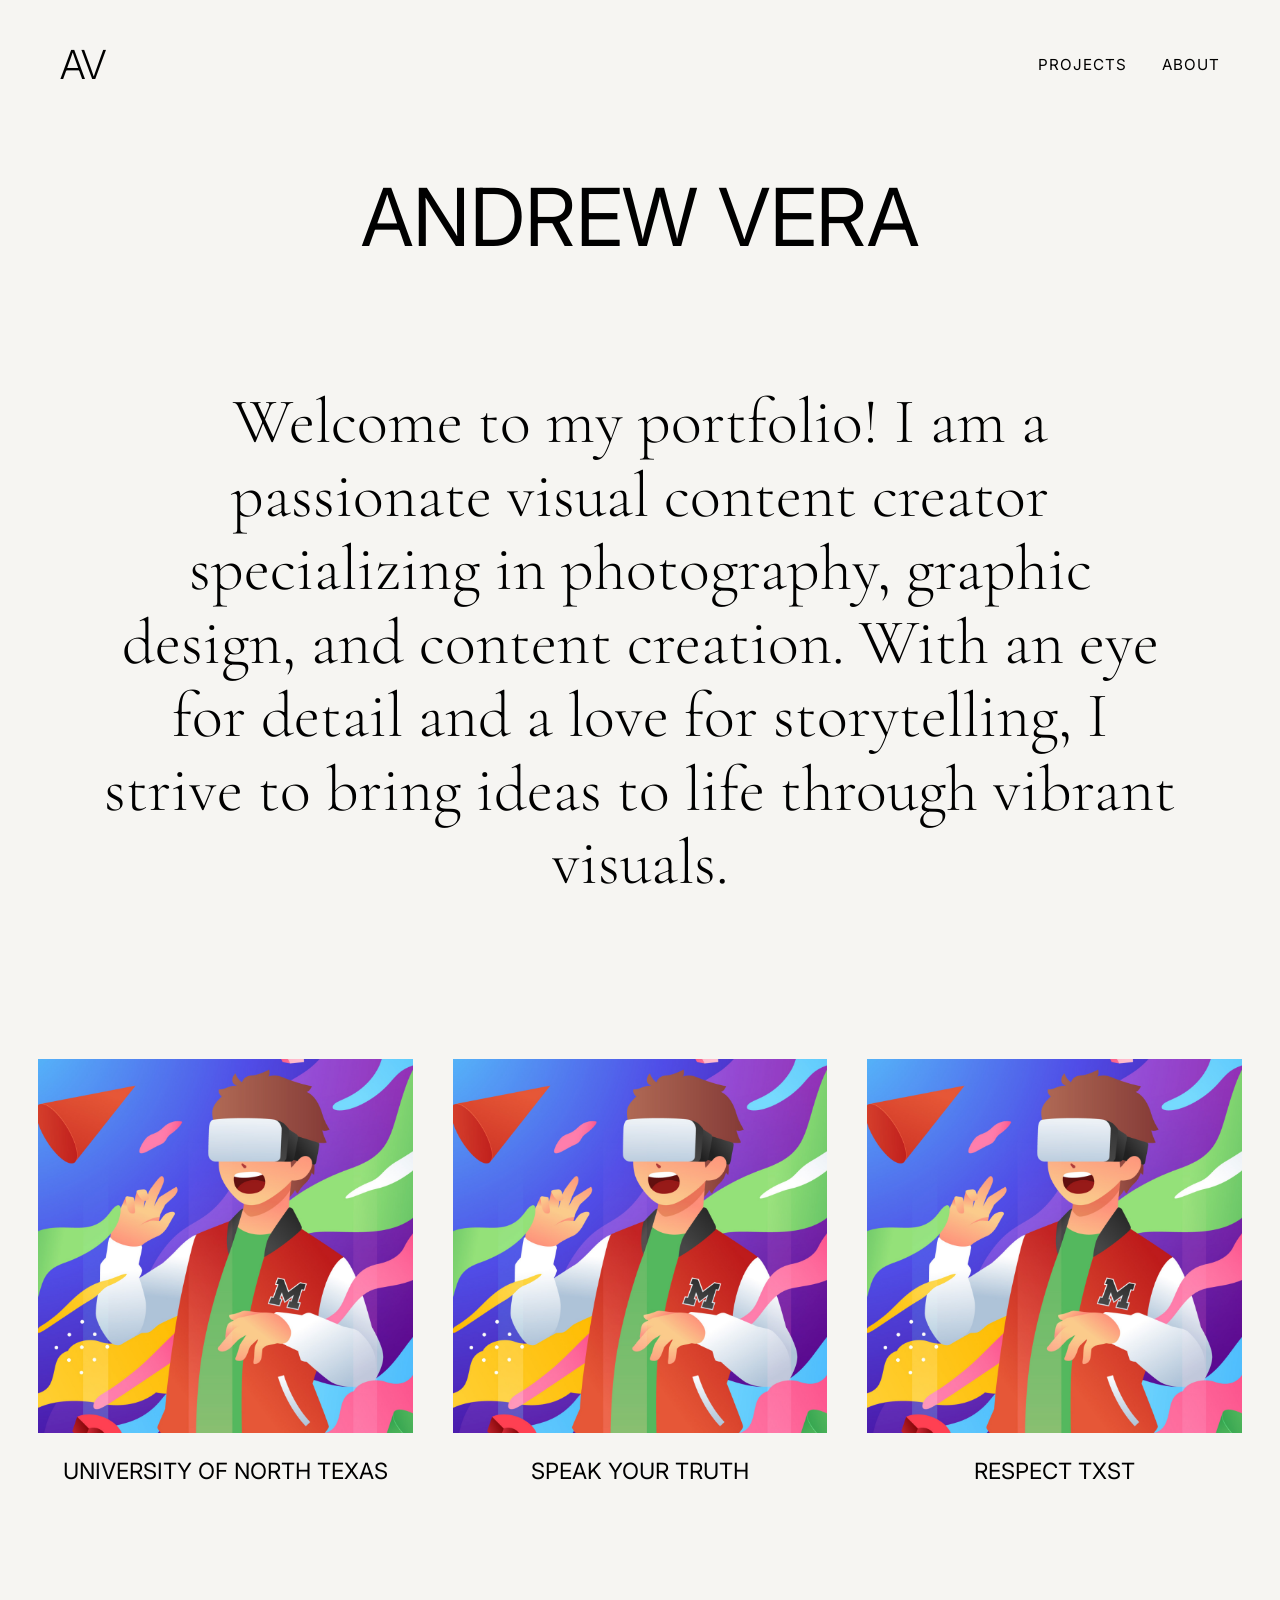
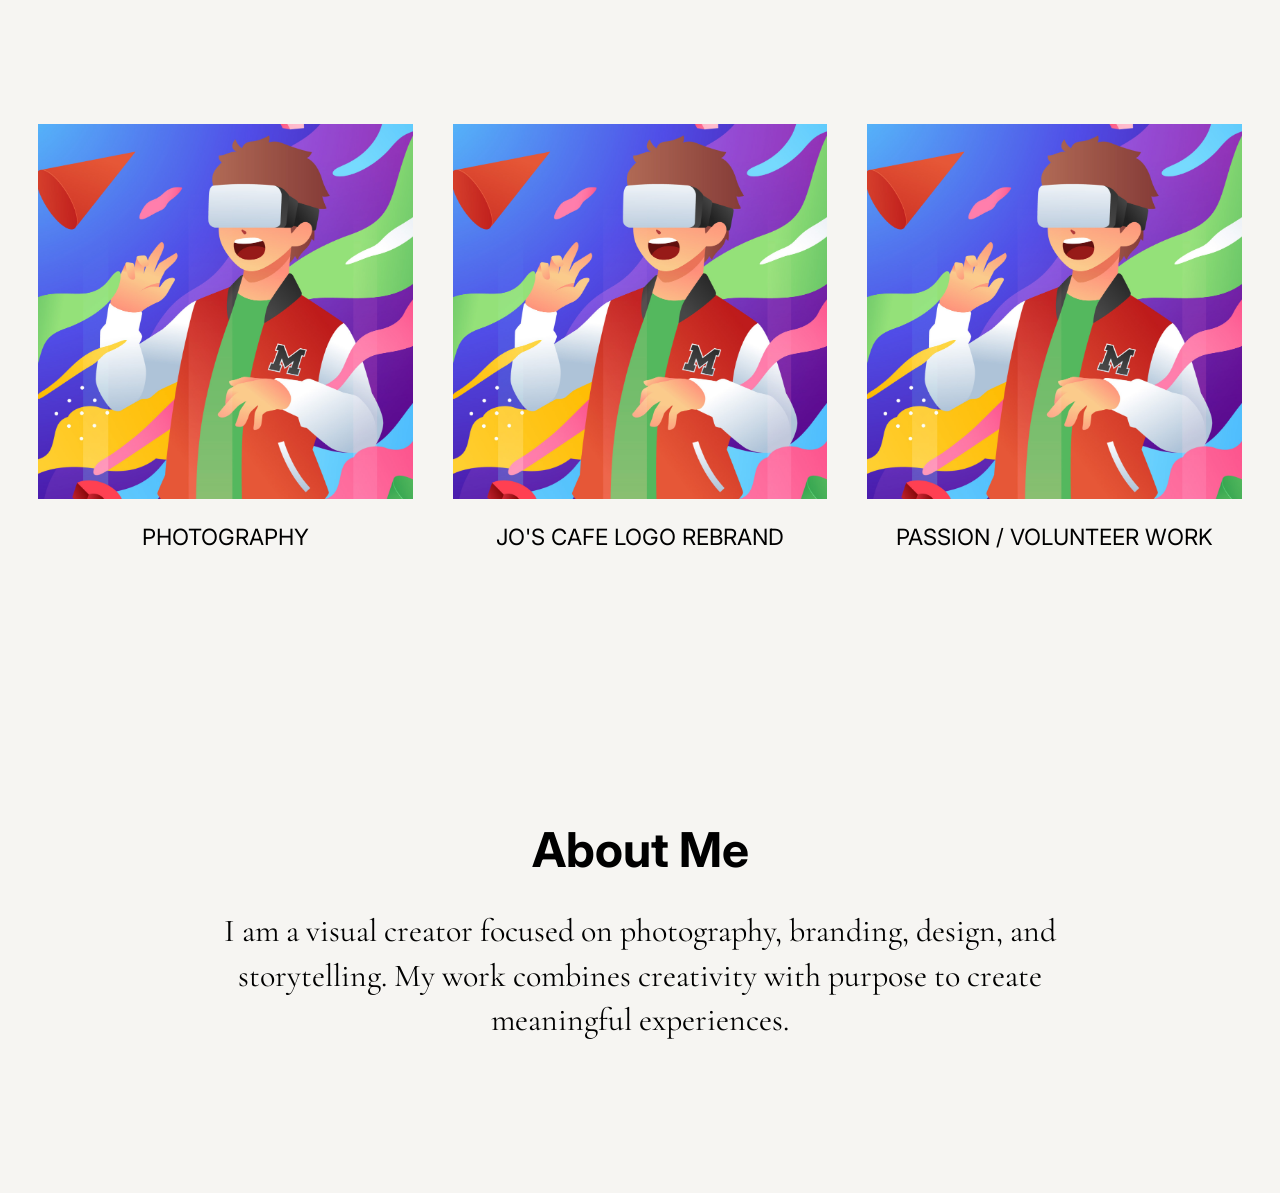
<file: index.html>
<!DOCTYPE html>
<html lang="en">
<head>
  <meta charset="UTF-8">
  <meta name="viewport" content="width=device-width, initial-scale=1.0">
  <title>Andrew Vera Portfolio</title>

  <link rel="preconnect" href="https://fonts.googleapis.com">
  <link rel="preconnect" href="https://fonts.gstatic.com" crossorigin>

  <!-- Serif -->
  <link href="https://fonts.googleapis.com/css2?family=Cormorant+Garamond:wght@300;400&display=swap" rel="stylesheet">

  <!-- Sans -->
  <link href="https://fonts.googleapis.com/css2?family=Inter:wght@300;400;500&display=swap" rel="stylesheet">

  <link rel="stylesheet" href="style.css">
</head>
<body>

  <!-- NAVIGATION -->
  <nav>
    <div class="logo">AV</div>

    <div class="nav-links">
      <a href="#projects">PROJECTS</a>
      <a href="#about">ABOUT</a>
    </div>
  </nav>

  <!-- HERO -->
  <header class="hero">

    <h1>ANDREW VERA</h1>

    <p>
      Welcome to my portfolio! I am a passionate visual
      content creator specializing in photography,
      graphic design, and content creation.
      With an eye for detail and a love for storytelling,
      I strive to bring ideas to life through vibrant visuals.
    </p>

  </header>

  <!-- PROJECTS -->
  <section class="projects">

  <a href="unt.html" class="project-card">
    <img src="images.png" alt="Photography">
    <h3>UNIVERSITY OF NORTH TEXAS</h3>
  </a>

  <a href="truth.html" class="project-card">
    <img src="images.png" alt="Jo's Cafe">
    <h3>SPEAK YOUR TRUTH</h3>
  </a>

  <a href="txst.html" class="project-card">
    <img src="images.png" alt="Volunteer Work">
    <h3>RESPECT TXST</h3>
  </a>

</section>

  <!-- PROJECTS -->
    <section class="projects">

  <a href="photography.html" class="project-card">
    <img src="images.png" alt="Photography">
    <h3>PHOTOGRAPHY</h3>
  </a>

  <a href="joscafe.html" class="project-card">
    <img src="images.png" alt="Jo's Cafe">
    <h3>JO'S CAFE LOGO REBRAND</h3>
  </a>

  <a href="volunteer.html" class="project-card">
    <img src="images.png" alt="Volunteer Work">
    <h3>PASSION / VOLUNTEER WORK</h3>
  </a>

</section>

  <!-- ABOUT -->
  <section id="about" class="about">

    <h2>About Me</h2>

    <p>
      I am a visual creator focused on photography,
      branding, design, and storytelling. My work combines
      creativity with purpose to create meaningful experiences.
    </p>

  </section>

</body>
</html>
</file>
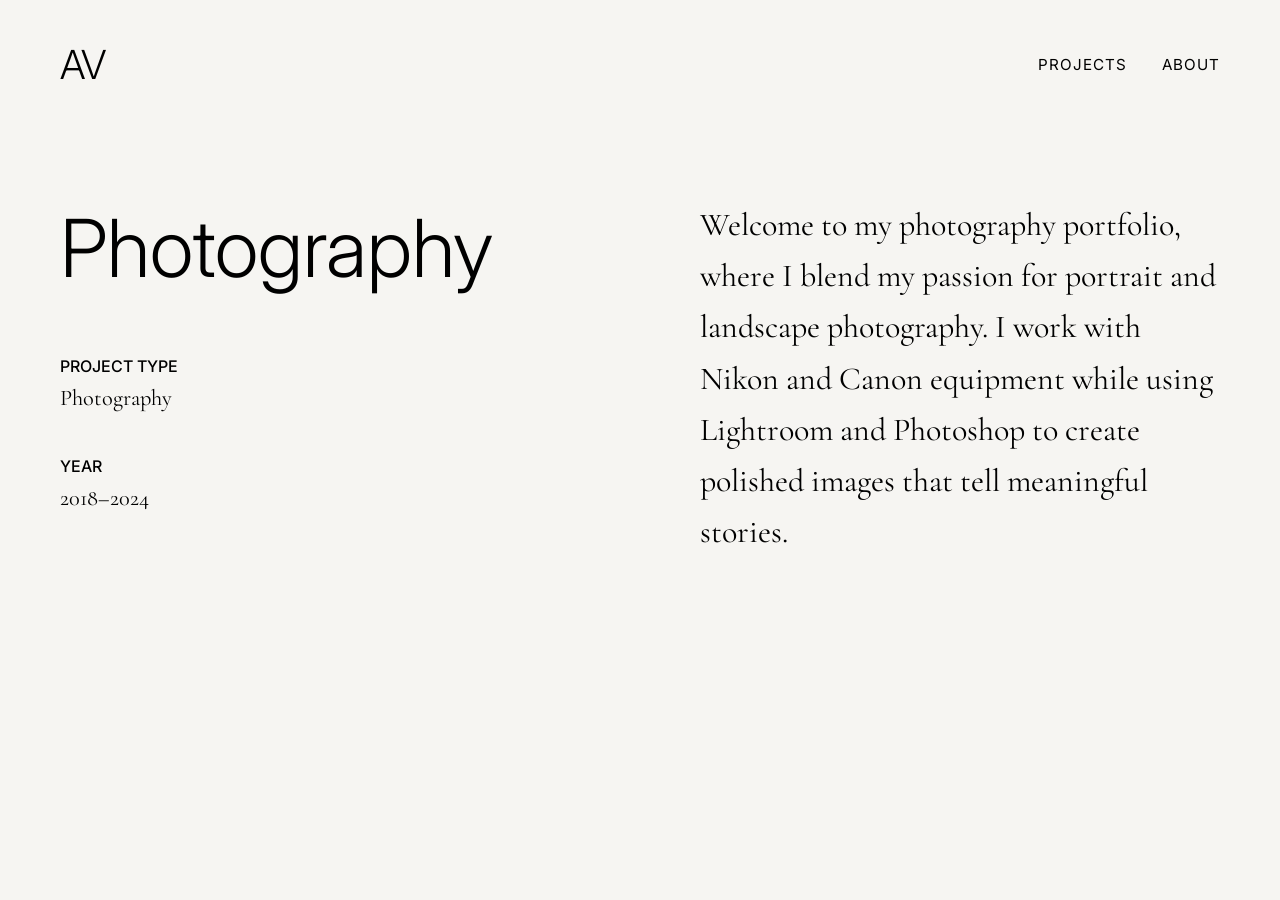
<file: joscafe.html>
<!DOCTYPE html>
<html lang="en">
<head>
  <meta charset="UTF-8">
  <meta name="viewport" content="width=device-width, initial-scale=1.0">
  <title>Andrew Vera Portfolio</title>

  <link rel="preconnect" href="https://fonts.googleapis.com">
  <link rel="preconnect" href="https://fonts.gstatic.com" crossorigin>

  <!-- Serif -->
  <link href="https://fonts.googleapis.com/css2?family=Cormorant+Garamond:wght@300;400&display=swap" rel="stylesheet">

  <!-- Sans -->
  <link href="https://fonts.googleapis.com/css2?family=Inter:wght@300;400;500&display=swap" rel="stylesheet">

  <link rel="stylesheet" href="style.css">
</head>
<body>
  <!-- NAVIGATION -->
  <nav>

    <a href="index.html" class="logo">AV</a>

    <div class="nav-links">
        <a href="index.html#projects">PROJECTS</a>
        <a href="index.html#about">ABOUT</a>
    </div>

</nav>

<header class="project-hero">

    <div class="left">

        <h1>Photography</h1>

        <div class="info">

            <h4>PROJECT TYPE</h4>
            <p>Photography</p>

        </div>

        <div class="info">

            <h4>YEAR</h4>
            <p>2018–2024</p>

        </div>

    </div>

    <div class="right">

        <p>
            Welcome to my photography portfolio, where I blend my
            passion for portrait and landscape photography.
            I work with Nikon and Canon equipment while using
            Lightroom and Photoshop to create polished images that
            tell meaningful stories.
        </p>

    </div>

</header>

</body>
</html>
</file>
<file: style.css>
/* RESET */

*{
    margin:0;
    padding:0;
    box-sizing:border-box;
}

html{
    scroll-behavior:smooth;
}

body{
    background:#f6f5f2;
    color:#000;
    font-family:'Inter', sans-serif;
}

/* NAVIGATION */

nav{
    display:flex;
    justify-content:space-between;
    align-items:center;

    padding:40px 70px;
}

.logo{
    font-size:3rem;
    font-weight:300;
}

.nav-links{
    display:flex;
    gap:40px;
}

.nav-links a{
    text-decoration:none;
    color:black;
    font-size:.95rem;
    letter-spacing:1px;
}

/* HERO */

.hero{
    min-height:90vh;

    display:flex;
    flex-direction:column;
    justify-content:center;
    align-items:center;

    text-align:center;

    padding:0 8%;
}

.hero h1{
    font-size:5rem;
    font-weight:400;
    margin-bottom:120px;
}

.hero p{
    max-width:1500px;

    font-family:'Cormorant Garamond', serif;

    font-size:4rem;
    line-height:1.15;
    font-weight:300;
}

/* PROJECTS */

.projects{
    padding:120px 3%;

    display:grid;
    grid-template-columns:repeat(3,1fr);
    gap:40px;
}

.project-card{
    text-align:center;
}

.project-card img{
    width:100%;
    aspect-ratio:1/1;
    object-fit:cover;

    transition:.4s ease;
}

.project-card img:hover{
    transform:scale(1.02);
}

.project-card h3{
    margin-top:20px;

    font-weight:400;
    font-size:1.4rem;
}

/* ABOUT */

.about{
    padding:150px 10%;
    text-align:center;
}

.about h2{
    font-size:3rem;
    margin-bottom:30px;
}

.about p{
    max-width:900px;
    margin:auto;

    font-family:'Cormorant Garamond', serif;
    font-size:2rem;
    line-height:1.4;
}


.project-card{
    text-decoration:none;
    color:black;
    display:block;
    text-align:center;
}

.project-card img{
    width:100%;
    aspect-ratio:1/1;
    object-fit:cover;
    transition:.4s;
}

.project-card:hover img{
    transform:scale(1.03);
}

.project-card:hover h3{
    opacity:.7;
}


/* Navigation */

nav{
    display:flex;
    justify-content:space-between;
    align-items:center;

    padding:40px 60px;
}

.logo{
    text-decoration:none;
    color:black;
    font-size:2.5rem;
}

.nav-links{
    display:flex;
    gap:35px;
}

.nav-links a{
    color:black;
    text-decoration:none;
    letter-spacing:1px;
}

/* Hero */

.project-hero{

    display:grid;
    grid-template-columns:1fr 1fr;

    gap:120px;

    padding:70px 60px 100px;
}

.left h1{

    font-size:5rem;
    font-weight:300;

    margin-bottom:60px;

}

.info{

    margin-bottom:45px;

}

.info h4{

    margin-bottom:8px;
    font-weight:500;

}

.info p{

    font-family:'Cormorant Garamond', serif;
    font-size:1.4rem;

}

.right{

    display:flex;
    align-items:center;

}

.right p{

    font-family:'Cormorant Garamond', serif;

    font-size:2rem;

    line-height:1.6;

}

/* Gallery */

.gallery{

    width:95%;
    margin:auto;

    display:grid;

    grid-template-columns:repeat(2,1fr);

    gap:30px;

    padding-bottom:80px;

}

.gallery img{

    width:100%;
    display:block;

}




/* MOBILE */

@media (max-width:900px){

    nav{
        padding:30px;
    }

    .logo{
        font-size:2rem;
    }

    .hero h1{
        font-size:3rem;
        margin-bottom:60px;
    }

    .hero p{
        font-size:2.2rem;
    }

    .projects{
        grid-template-columns:1fr;
    }

}
</file>
